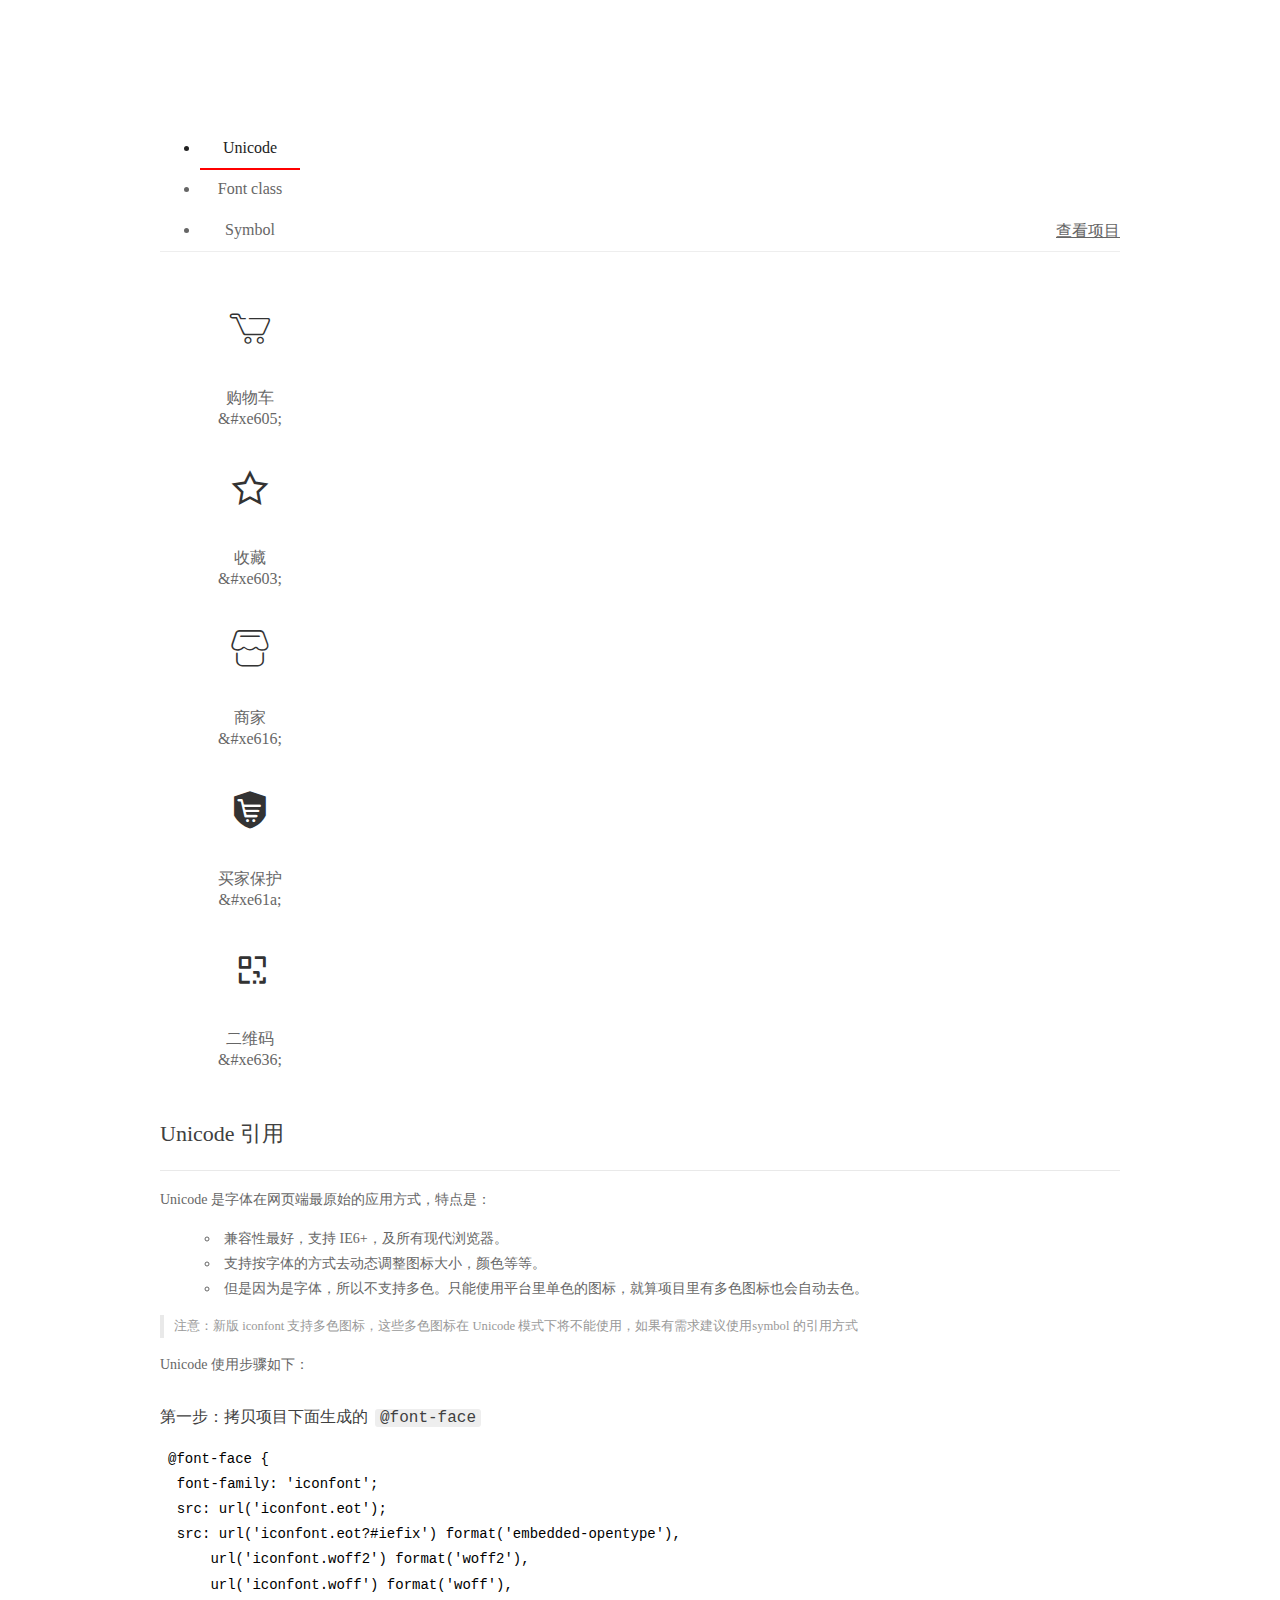
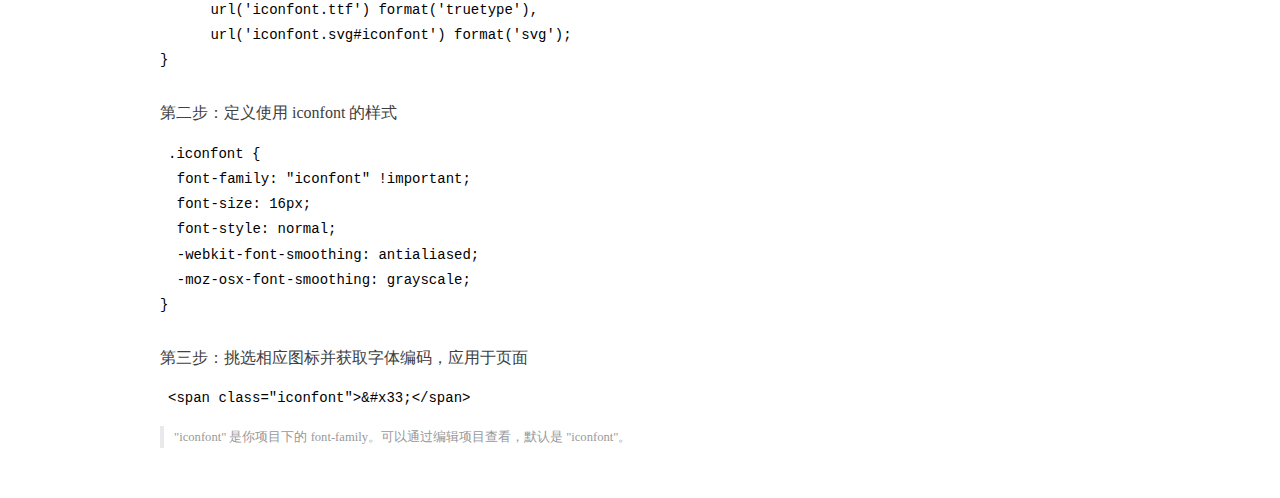
<file: lib/font_1664453_fczlnamws0n/demo_index.html>
<!DOCTYPE html>
<html>
<head>
  <meta charset="utf-8"/>
  <title>IconFont Demo</title>
  <link rel="shortcut icon" href="https://gtms04.alicdn.com/tps/i4/TB1_oz6GVXXXXaFXpXXJDFnIXXX-64-64.ico" type="image/x-icon"/>
  <link rel="stylesheet" href="https://g.alicdn.com/thx/cube/1.3.2/cube.min.css">
  <link rel="stylesheet" href="demo.css">
  <link rel="stylesheet" href="iconfont.css">
  <script src="iconfont.js"></script>
  <!-- jQuery -->
  <script src="https://a1.alicdn.com/oss/uploads/2018/12/26/7bfddb60-08e8-11e9-9b04-53e73bb6408b.js"></script>
  <!-- 代码高亮 -->
  <script src="https://a1.alicdn.com/oss/uploads/2018/12/26/a3f714d0-08e6-11e9-8a15-ebf944d7534c.js"></script>
</head>
<body>
  <div class="main">
    <h1 class="logo"><a href="https://www.iconfont.cn/" title="iconfont 首页" target="_blank">&#xe86b;</a></h1>
    <div class="nav-tabs">
      <ul id="tabs" class="dib-box">
        <li class="dib active"><span>Unicode</span></li>
        <li class="dib"><span>Font class</span></li>
        <li class="dib"><span>Symbol</span></li>
      </ul>
      
      <a href="https://www.iconfont.cn/manage/index?manage_type=myprojects&projectId=1664453" target="_blank" class="nav-more">查看项目</a>
      
    </div>
    <div class="tab-container">
      <div class="content unicode" style="display: block;">
          <ul class="icon_lists dib-box">
          
            <li class="dib">
              <span class="icon iconfont">&#xe605;</span>
                <div class="name">购物车</div>
                <div class="code-name">&amp;#xe605;</div>
              </li>
          
            <li class="dib">
              <span class="icon iconfont">&#xe603;</span>
                <div class="name">收藏</div>
                <div class="code-name">&amp;#xe603;</div>
              </li>
          
            <li class="dib">
              <span class="icon iconfont">&#xe616;</span>
                <div class="name">商家</div>
                <div class="code-name">&amp;#xe616;</div>
              </li>
          
            <li class="dib">
              <span class="icon iconfont">&#xe61a;</span>
                <div class="name">买家保护</div>
                <div class="code-name">&amp;#xe61a;</div>
              </li>
          
            <li class="dib">
              <span class="icon iconfont">&#xe636;</span>
                <div class="name">二维码</div>
                <div class="code-name">&amp;#xe636;</div>
              </li>
          
          </ul>
          <div class="article markdown">
          <h2 id="unicode-">Unicode 引用</h2>
          <hr>

          <p>Unicode 是字体在网页端最原始的应用方式，特点是：</p>
          <ul>
            <li>兼容性最好，支持 IE6+，及所有现代浏览器。</li>
            <li>支持按字体的方式去动态调整图标大小，颜色等等。</li>
            <li>但是因为是字体，所以不支持多色。只能使用平台里单色的图标，就算项目里有多色图标也会自动去色。</li>
          </ul>
          <blockquote>
            <p>注意：新版 iconfont 支持多色图标，这些多色图标在 Unicode 模式下将不能使用，如果有需求建议使用symbol 的引用方式</p>
          </blockquote>
          <p>Unicode 使用步骤如下：</p>
          <h3 id="-font-face">第一步：拷贝项目下面生成的 <code>@font-face</code></h3>
<pre><code class="language-css"
>@font-face {
  font-family: 'iconfont';
  src: url('iconfont.eot');
  src: url('iconfont.eot?#iefix') format('embedded-opentype'),
      url('iconfont.woff2') format('woff2'),
      url('iconfont.woff') format('woff'),
      url('iconfont.ttf') format('truetype'),
      url('iconfont.svg#iconfont') format('svg');
}
</code></pre>
          <h3 id="-iconfont-">第二步：定义使用 iconfont 的样式</h3>
<pre><code class="language-css"
>.iconfont {
  font-family: "iconfont" !important;
  font-size: 16px;
  font-style: normal;
  -webkit-font-smoothing: antialiased;
  -moz-osx-font-smoothing: grayscale;
}
</code></pre>
          <h3 id="-">第三步：挑选相应图标并获取字体编码，应用于页面</h3>
<pre>
<code class="language-html"
>&lt;span class="iconfont"&gt;&amp;#x33;&lt;/span&gt;
</code></pre>
          <blockquote>
            <p>"iconfont" 是你项目下的 font-family。可以通过编辑项目查看，默认是 "iconfont"。</p>
          </blockquote>
          </div>
      </div>
      <div class="content font-class">
        <ul class="icon_lists dib-box">
          
          <li class="dib">
            <span class="icon iconfont icon-shopcart"></span>
            <div class="name">
              购物车
            </div>
            <div class="code-name">.icon-shopcart
            </div>
          </li>
          
          <li class="dib">
            <span class="icon iconfont icon-fav-1"></span>
            <div class="name">
              收藏
            </div>
            <div class="code-name">.icon-fav-1
            </div>
          </li>
          
          <li class="dib">
            <span class="icon iconfont icon-tubiaolunkuo-"></span>
            <div class="name">
              商家
            </div>
            <div class="code-name">.icon-tubiaolunkuo-
            </div>
          </li>
          
          <li class="dib">
            <span class="icon iconfont icon-maijiabaohu"></span>
            <div class="name">
              买家保护
            </div>
            <div class="code-name">.icon-maijiabaohu
            </div>
          </li>
          
          <li class="dib">
            <span class="icon iconfont icon-erweima"></span>
            <div class="name">
              二维码
            </div>
            <div class="code-name">.icon-erweima
            </div>
          </li>
          
        </ul>
        <div class="article markdown">
        <h2 id="font-class-">font-class 引用</h2>
        <hr>

        <p>font-class 是 Unicode 使用方式的一种变种，主要是解决 Unicode 书写不直观，语意不明确的问题。</p>
        <p>与 Unicode 使用方式相比，具有如下特点：</p>
        <ul>
          <li>兼容性良好，支持 IE8+，及所有现代浏览器。</li>
          <li>相比于 Unicode 语意明确，书写更直观。可以很容易分辨这个 icon 是什么。</li>
          <li>因为使用 class 来定义图标，所以当要替换图标时，只需要修改 class 里面的 Unicode 引用。</li>
          <li>不过因为本质上还是使用的字体，所以多色图标还是不支持的。</li>
        </ul>
        <p>使用步骤如下：</p>
        <h3 id="-fontclass-">第一步：引入项目下面生成的 fontclass 代码：</h3>
<pre><code class="language-html">&lt;link rel="stylesheet" href="./iconfont.css"&gt;
</code></pre>
        <h3 id="-">第二步：挑选相应图标并获取类名，应用于页面：</h3>
<pre><code class="language-html">&lt;span class="iconfont icon-xxx"&gt;&lt;/span&gt;
</code></pre>
        <blockquote>
          <p>"
            iconfont" 是你项目下的 font-family。可以通过编辑项目查看，默认是 "iconfont"。</p>
        </blockquote>
      </div>
      </div>
      <div class="content symbol">
          <ul class="icon_lists dib-box">
          
            <li class="dib">
                <svg class="icon svg-icon" aria-hidden="true">
                  <use xlink:href="#icon-shopcart"></use>
                </svg>
                <div class="name">购物车</div>
                <div class="code-name">#icon-shopcart</div>
            </li>
          
            <li class="dib">
                <svg class="icon svg-icon" aria-hidden="true">
                  <use xlink:href="#icon-fav-1"></use>
                </svg>
                <div class="name">收藏</div>
                <div class="code-name">#icon-fav-1</div>
            </li>
          
            <li class="dib">
                <svg class="icon svg-icon" aria-hidden="true">
                  <use xlink:href="#icon-tubiaolunkuo-"></use>
                </svg>
                <div class="name">商家</div>
                <div class="code-name">#icon-tubiaolunkuo-</div>
            </li>
          
            <li class="dib">
                <svg class="icon svg-icon" aria-hidden="true">
                  <use xlink:href="#icon-maijiabaohu"></use>
                </svg>
                <div class="name">买家保护</div>
                <div class="code-name">#icon-maijiabaohu</div>
            </li>
          
            <li class="dib">
                <svg class="icon svg-icon" aria-hidden="true">
                  <use xlink:href="#icon-erweima"></use>
                </svg>
                <div class="name">二维码</div>
                <div class="code-name">#icon-erweima</div>
            </li>
          
          </ul>
          <div class="article markdown">
          <h2 id="symbol-">Symbol 引用</h2>
          <hr>

          <p>这是一种全新的使用方式，应该说这才是未来的主流，也是平台目前推荐的用法。相关介绍可以参考这篇<a href="">文章</a>
            这种用法其实是做了一个 SVG 的集合，与另外两种相比具有如下特点：</p>
          <ul>
            <li>支持多色图标了，不再受单色限制。</li>
            <li>通过一些技巧，支持像字体那样，通过 <code>font-size</code>, <code>color</code> 来调整样式。</li>
            <li>兼容性较差，支持 IE9+，及现代浏览器。</li>
            <li>浏览器渲染 SVG 的性能一般，还不如 png。</li>
          </ul>
          <p>使用步骤如下：</p>
          <h3 id="-symbol-">第一步：引入项目下面生成的 symbol 代码：</h3>
<pre><code class="language-html">&lt;script src="./iconfont.js"&gt;&lt;/script&gt;
</code></pre>
          <h3 id="-css-">第二步：加入通用 CSS 代码（引入一次就行）：</h3>
<pre><code class="language-html">&lt;style&gt;
.icon {
  width: 1em;
  height: 1em;
  vertical-align: -0.15em;
  fill: currentColor;
  overflow: hidden;
}
&lt;/style&gt;
</code></pre>
          <h3 id="-">第三步：挑选相应图标并获取类名，应用于页面：</h3>
<pre><code class="language-html">&lt;svg class="icon" aria-hidden="true"&gt;
  &lt;use xlink:href="#icon-xxx"&gt;&lt;/use&gt;
&lt;/svg&gt;
</code></pre>
          </div>
      </div>

    </div>
  </div>
  <script>
  $(document).ready(function () {
      $('.tab-container .content:first').show()

      $('#tabs li').click(function (e) {
        var tabContent = $('.tab-container .content')
        var index = $(this).index()

        if ($(this).hasClass('active')) {
          return
        } else {
          $('#tabs li').removeClass('active')
          $(this).addClass('active')

          tabContent.hide().eq(index).fadeIn()
        }
      })
    })
  </script>
</body>
</html>
</file>
<file: lib/font_1664453_fczlnamws0n/demo.css>
/* Logo 字体 */
@font-face {
  font-family: "iconfont logo";
  src: url('https://at.alicdn.com/t/font_985780_km7mi63cihi.eot?t=1545807318834');
  src: url('https://at.alicdn.com/t/font_985780_km7mi63cihi.eot?t=1545807318834#iefix') format('embedded-opentype'),
    url('https://at.alicdn.com/t/font_985780_km7mi63cihi.woff?t=1545807318834') format('woff'),
    url('https://at.alicdn.com/t/font_985780_km7mi63cihi.ttf?t=1545807318834') format('truetype'),
    url('https://at.alicdn.com/t/font_985780_km7mi63cihi.svg?t=1545807318834#iconfont') format('svg');
}

.logo {
  font-family: "iconfont logo";
  font-size: 160px;
  font-style: normal;
  -webkit-font-smoothing: antialiased;
  -moz-osx-font-smoothing: grayscale;
}

/* tabs */
.nav-tabs {
  position: relative;
}

.nav-tabs .nav-more {
  position: absolute;
  right: 0;
  bottom: 0;
  height: 42px;
  line-height: 42px;
  color: #666;
}

#tabs {
  border-bottom: 1px solid #eee;
}

#tabs li {
  cursor: pointer;
  width: 100px;
  height: 40px;
  line-height: 40px;
  text-align: center;
  font-size: 16px;
  border-bottom: 2px solid transparent;
  position: relative;
  z-index: 1;
  margin-bottom: -1px;
  color: #666;
}


#tabs .active {
  border-bottom-color: #f00;
  color: #222;
}

.tab-container .content {
  display: none;
}

/* 页面布局 */
.main {
  padding: 30px 100px;
  width: 960px;
  margin: 0 auto;
}

.main .logo {
  color: #333;
  text-align: left;
  margin-bottom: 30px;
  line-height: 1;
  height: 110px;
  margin-top: -50px;
  overflow: hidden;
  *zoom: 1;
}

.main .logo a {
  font-size: 160px;
  color: #333;
}

.helps {
  margin-top: 40px;
}

.helps pre {
  padding: 20px;
  margin: 10px 0;
  border: solid 1px #e7e1cd;
  background-color: #fffdef;
  overflow: auto;
}

.icon_lists {
  width: 100% !important;
  overflow: hidden;
  *zoom: 1;
}

.icon_lists li {
  width: 100px;
  margin-bottom: 10px;
  margin-right: 20px;
  text-align: center;
  list-style: none !important;
  cursor: default;
}

.icon_lists li .code-name {
  line-height: 1.2;
}

.icon_lists .icon {
  display: block;
  height: 100px;
  line-height: 100px;
  font-size: 42px;
  margin: 10px auto;
  color: #333;
  -webkit-transition: font-size 0.25s linear, width 0.25s linear;
  -moz-transition: font-size 0.25s linear, width 0.25s linear;
  transition: font-size 0.25s linear, width 0.25s linear;
}

.icon_lists .icon:hover {
  font-size: 100px;
}

.icon_lists .svg-icon {
  /* 通过设置 font-size 来改变图标大小 */
  width: 1em;
  /* 图标和文字相邻时，垂直对齐 */
  vertical-align: -0.15em;
  /* 通过设置 color 来改变 SVG 的颜色/fill */
  fill: currentColor;
  /* path 和 stroke 溢出 viewBox 部分在 IE 下会显示
      normalize.css 中也包含这行 */
  overflow: hidden;
}

.icon_lists li .name,
.icon_lists li .code-name {
  color: #666;
}

/* markdown 样式 */
.markdown {
  color: #666;
  font-size: 14px;
  line-height: 1.8;
}

.highlight {
  line-height: 1.5;
}

.markdown img {
  vertical-align: middle;
  max-width: 100%;
}

.markdown h1 {
  color: #404040;
  font-weight: 500;
  line-height: 40px;
  margin-bottom: 24px;
}

.markdown h2,
.markdown h3,
.markdown h4,
.markdown h5,
.markdown h6 {
  color: #404040;
  margin: 1.6em 0 0.6em 0;
  font-weight: 500;
  clear: both;
}

.markdown h1 {
  font-size: 28px;
}

.markdown h2 {
  font-size: 22px;
}

.markdown h3 {
  font-size: 16px;
}

.markdown h4 {
  font-size: 14px;
}

.markdown h5 {
  font-size: 12px;
}

.markdown h6 {
  font-size: 12px;
}

.markdown hr {
  height: 1px;
  border: 0;
  background: #e9e9e9;
  margin: 16px 0;
  clear: both;
}

.markdown p {
  margin: 1em 0;
}

.markdown>p,
.markdown>blockquote,
.markdown>.highlight,
.markdown>ol,
.markdown>ul {
  width: 80%;
}

.markdown ul>li {
  list-style: circle;
}

.markdown>ul li,
.markdown blockquote ul>li {
  margin-left: 20px;
  padding-left: 4px;
}

.markdown>ul li p,
.markdown>ol li p {
  margin: 0.6em 0;
}

.markdown ol>li {
  list-style: decimal;
}

.markdown>ol li,
.markdown blockquote ol>li {
  margin-left: 20px;
  padding-left: 4px;
}

.markdown code {
  margin: 0 3px;
  padding: 0 5px;
  background: #eee;
  border-radius: 3px;
}

.markdown strong,
.markdown b {
  font-weight: 600;
}

.markdown>table {
  border-collapse: collapse;
  border-spacing: 0px;
  empty-cells: show;
  border: 1px solid #e9e9e9;
  width: 95%;
  margin-bottom: 24px;
}

.markdown>table th {
  white-space: nowrap;
  color: #333;
  font-weight: 600;
}

.markdown>table th,
.markdown>table td {
  border: 1px solid #e9e9e9;
  padding: 8px 16px;
  text-align: left;
}

.markdown>table th {
  background: #F7F7F7;
}

.markdown blockquote {
  font-size: 90%;
  color: #999;
  border-left: 4px solid #e9e9e9;
  padding-left: 0.8em;
  margin: 1em 0;
}

.markdown blockquote p {
  margin: 0;
}

.markdown .anchor {
  opacity: 0;
  transition: opacity 0.3s ease;
  margin-left: 8px;
}

.markdown .waiting {
  color: #ccc;
}

.markdown h1:hover .anchor,
.markdown h2:hover .anchor,
.markdown h3:hover .anchor,
.markdown h4:hover .anchor,
.markdown h5:hover .anchor,
.markdown h6:hover .anchor {
  opacity: 1;
  display: inline-block;
}

.markdown>br,
.markdown>p>br {
  clear: both;
}


.hljs {
  display: block;
  background: white;
  padding: 0.5em;
  color: #333333;
  overflow-x: auto;
}

.hljs-comment,
.hljs-meta {
  color: #969896;
}

.hljs-string,
.hljs-variable,
.hljs-template-variable,
.hljs-strong,
.hljs-emphasis,
.hljs-quote {
  color: #df5000;
}

.hljs-keyword,
.hljs-selector-tag,
.hljs-type {
  color: #a71d5d;
}

.hljs-literal,
.hljs-symbol,
.hljs-bullet,
.hljs-attribute {
  color: #0086b3;
}

.hljs-section,
.hljs-name {
  color: #63a35c;
}

.hljs-tag {
  color: #333333;
}

.hljs-title,
.hljs-attr,
.hljs-selector-id,
.hljs-selector-class,
.hljs-selector-attr,
.hljs-selector-pseudo {
  color: #795da3;
}

.hljs-addition {
  color: #55a532;
  background-color: #eaffea;
}

.hljs-deletion {
  color: #bd2c00;
  background-color: #ffecec;
}

.hljs-link {
  text-decoration: underline;
}

/* 代码高亮 */
/* PrismJS 1.15.0
https://prismjs.com/download.html#themes=prism&languages=markup+css+clike+javascript */
/**
 * prism.js default theme for JavaScript, CSS and HTML
 * Based on dabblet (http://dabblet.com)
 * @author Lea Verou
 */
code[class*="language-"],
pre[class*="language-"] {
  color: black;
  background: none;
  text-shadow: 0 1px white;
  font-family: Consolas, Monaco, 'Andale Mono', 'Ubuntu Mono', monospace;
  text-align: left;
  white-space: pre;
  word-spacing: normal;
  word-break: normal;
  word-wrap: normal;
  line-height: 1.5;

  -moz-tab-size: 4;
  -o-tab-size: 4;
  tab-size: 4;

  -webkit-hyphens: none;
  -moz-hyphens: none;
  -ms-hyphens: none;
  hyphens: none;
}

pre[class*="language-"]::-moz-selection,
pre[class*="language-"] ::-moz-selection,
code[class*="language-"]::-moz-selection,
code[class*="language-"] ::-moz-selection {
  text-shadow: none;
  background: #b3d4fc;
}

pre[class*="language-"]::selection,
pre[class*="language-"] ::selection,
code[class*="language-"]::selection,
code[class*="language-"] ::selection {
  text-shadow: none;
  background: #b3d4fc;
}

@media print {

  code[class*="language-"],
  pre[class*="language-"] {
    text-shadow: none;
  }
}

/* Code blocks */
pre[class*="language-"] {
  padding: 1em;
  margin: .5em 0;
  overflow: auto;
}

:not(pre)>code[class*="language-"],
pre[class*="language-"] {
  background: #f5f2f0;
}

/* Inline code */
:not(pre)>code[class*="language-"] {
  padding: .1em;
  border-radius: .3em;
  white-space: normal;
}

.token.comment,
.token.prolog,
.token.doctype,
.token.cdata {
  color: slategray;
}

.token.punctuation {
  color: #999;
}

.namespace {
  opacity: .7;
}

.token.property,
.token.tag,
.token.boolean,
.token.number,
.token.constant,
.token.symbol,
.token.deleted {
  color: #905;
}

.token.selector,
.token.attr-name,
.token.string,
.token.char,
.token.builtin,
.token.inserted {
  color: #690;
}

.token.operator,
.token.entity,
.token.url,
.language-css .token.string,
.style .token.string {
  color: #9a6e3a;
  background: hsla(0, 0%, 100%, .5);
}

.token.atrule,
.token.attr-value,
.token.keyword {
  color: #07a;
}

.token.function,
.token.class-name {
  color: #DD4A68;
}

.token.regex,
.token.important,
.token.variable {
  color: #e90;
}

.token.important,
.token.bold {
  font-weight: bold;
}

.token.italic {
  font-style: italic;
}

.token.entity {
  cursor: help;
}
</file>
<file: lib/font_1664453_fczlnamws0n/iconfont.css>
@font-face {font-family: "iconfont";
  src: url('iconfont.eot?t=1583035101749'); /* IE9 */
  src: url('iconfont.eot?t=1583035101749#iefix') format('embedded-opentype'), /* IE6-IE8 */
  url('[data-uri]') format('woff2'),
  url('iconfont.woff?t=1583035101749') format('woff'),
  url('iconfont.ttf?t=1583035101749') format('truetype'), /* chrome, firefox, opera, Safari, Android, iOS 4.2+ */
  url('iconfont.svg?t=1583035101749#iconfont') format('svg'); /* iOS 4.1- */
}

.iconfont {
  font-family: "iconfont" !important;
  font-size: 16px;
  font-style: normal;
  -webkit-font-smoothing: antialiased;
  -moz-osx-font-smoothing: grayscale;
}

.icon-shopcart:before {
  content: "\e605";
}

.icon-fav-1:before {
  content: "\e603";
}

.icon-tubiaolunkuo-:before {
  content: "\e616";
}

.icon-maijiabaohu:before {
  content: "\e61a";
}

.icon-erweima:before {
  content: "\e636";
}
</file>
